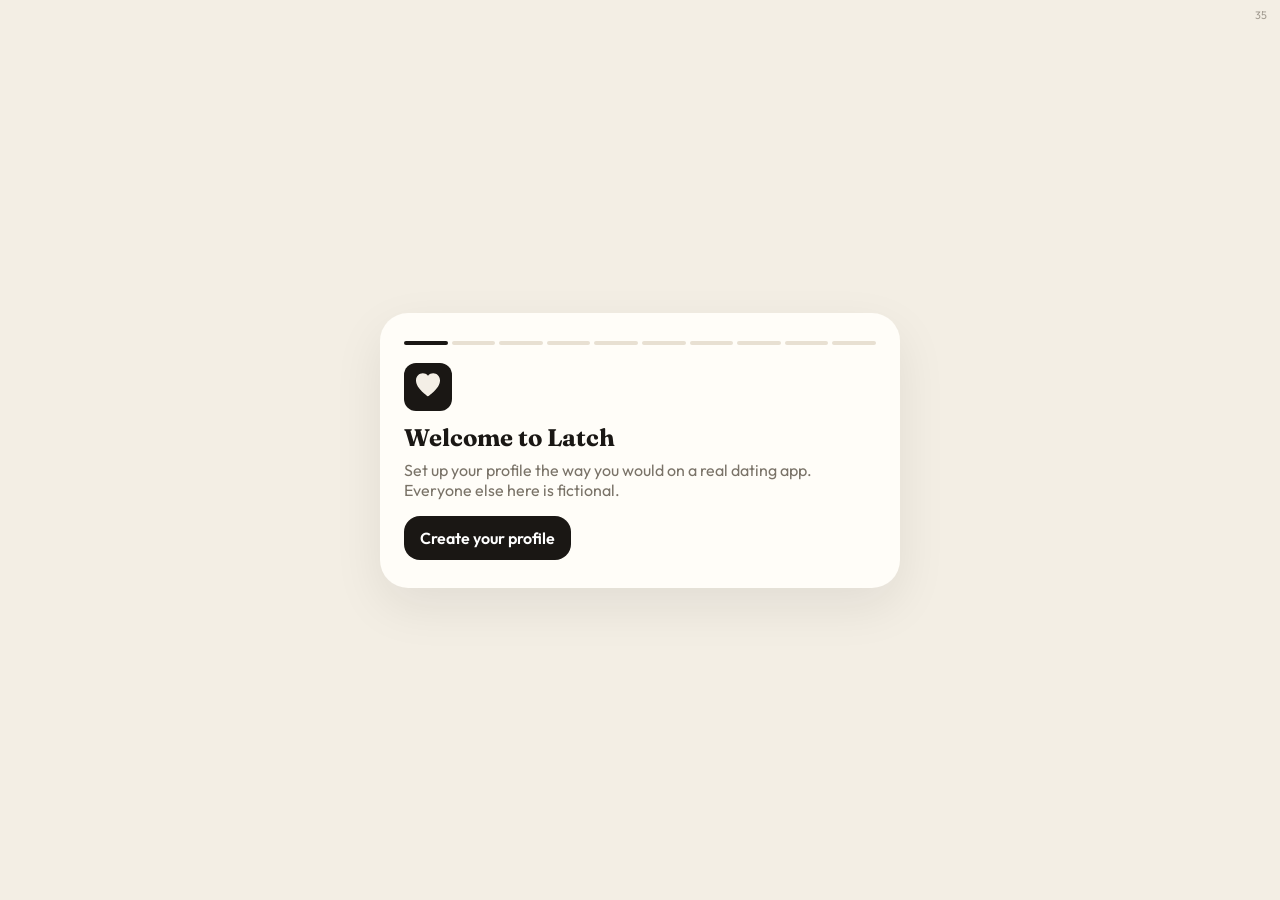
<file: index.html>
<!DOCTYPE html>
<html lang="en">
<head>
  <meta charset="UTF-8" />
  <meta name="viewport" content="width=device-width, initial-scale=1, viewport-fit=cover" />
  <meta name="theme-color" content="#F4EFE6" />
  <meta http-equiv="Cache-Control" content="no-cache, no-store, must-revalidate" />
  <meta name="apple-mobile-web-app-capable" content="yes" />
  <meta name="apple-mobile-web-app-status-bar-style" content="default" />
  <title>Latch — dates that feel like dates</title>
  <link rel="icon" href="favicon.svg" type="image/svg+xml" />
  <link rel="manifest" href="manifest.json" />
  <link rel="preconnect" href="https://fonts.googleapis.com" />
  <link rel="preconnect" href="https://fonts.gstatic.com" crossorigin />
  <link href="https://fonts.googleapis.com/css2?family=Fraunces:opsz,wght@9..144,500;9..144,600;9..144,700&family=Outfit:wght@400;500;600;700&display=swap" rel="stylesheet" />
  <link rel="stylesheet" href="styles.css?v=35" />
  <script>window.LATCH_BUILD = 35;</script>
  <script>
    /* Block board writes to localStorage. The quota is already full; IndexedDB holds the board. */
    (function () {
      var set = Storage.prototype.setItem;
      Storage.prototype.setItem = function (key, val) {
        if (key === "latch-state-v2" || key === "latch-state-v1") return;
        return set.call(this, key, val);
      };
    })();
  </script>
</head>
<body>
  <div id="app">
    <aside class="rail" aria-label="Primary">
      <div class="rail-brand">
        <img src="favicon.svg" alt="" width="28" height="28" />
        <span>Latch</span>
      </div>
      <nav class="rail-nav" data-nav></nav>
    </aside>

    <main class="stage">
      <header class="topbar">
        <h1 id="page-title">Discover</h1>
        <p id="page-sub" class="muted">People near you</p>
      </header>
      <span id="build-no" class="build-no" aria-label="Build 35">35</span>

      <section id="view-discover" class="view" data-view="discover"></section>
      <section id="view-standouts" class="view hidden" data-view="standouts"></section>
      <section id="view-likes" class="view hidden" data-view="likes"></section>
      <section id="view-messages" class="view hidden" data-view="messages"></section>
      <section id="view-profile" class="view hidden" data-view="profile"></section>
    </main>
  </div>

  <nav class="tabbar" data-nav aria-label="Primary"></nav>

  <div id="modal" class="modal hidden" role="dialog" aria-modal="true"></div>
  <div id="toast" class="toast hidden" role="status"></div>

  <div id="onboard" class="onboard hidden"></div>

  <!-- Bump LATCH_BUILD, #build-no, and every ?v= on deploy. Pages caches for ~10 min. -->
  <script src="profiles.js?v=35"></script>
  <script src="storage.js?v=35"></script>
  <script src="chat.js?v=35"></script>
  <script src="llm.js?v=35"></script>
  <script src="app.js?v=35"></script>
  <script>
    if (typeof render !== "function") {
      var sub = document.getElementById("page-sub");
      if (sub) sub.textContent = "Old copy of the site — open this exact link and pull to refresh.";
    }
  </script>
</body>
</html>
</file>
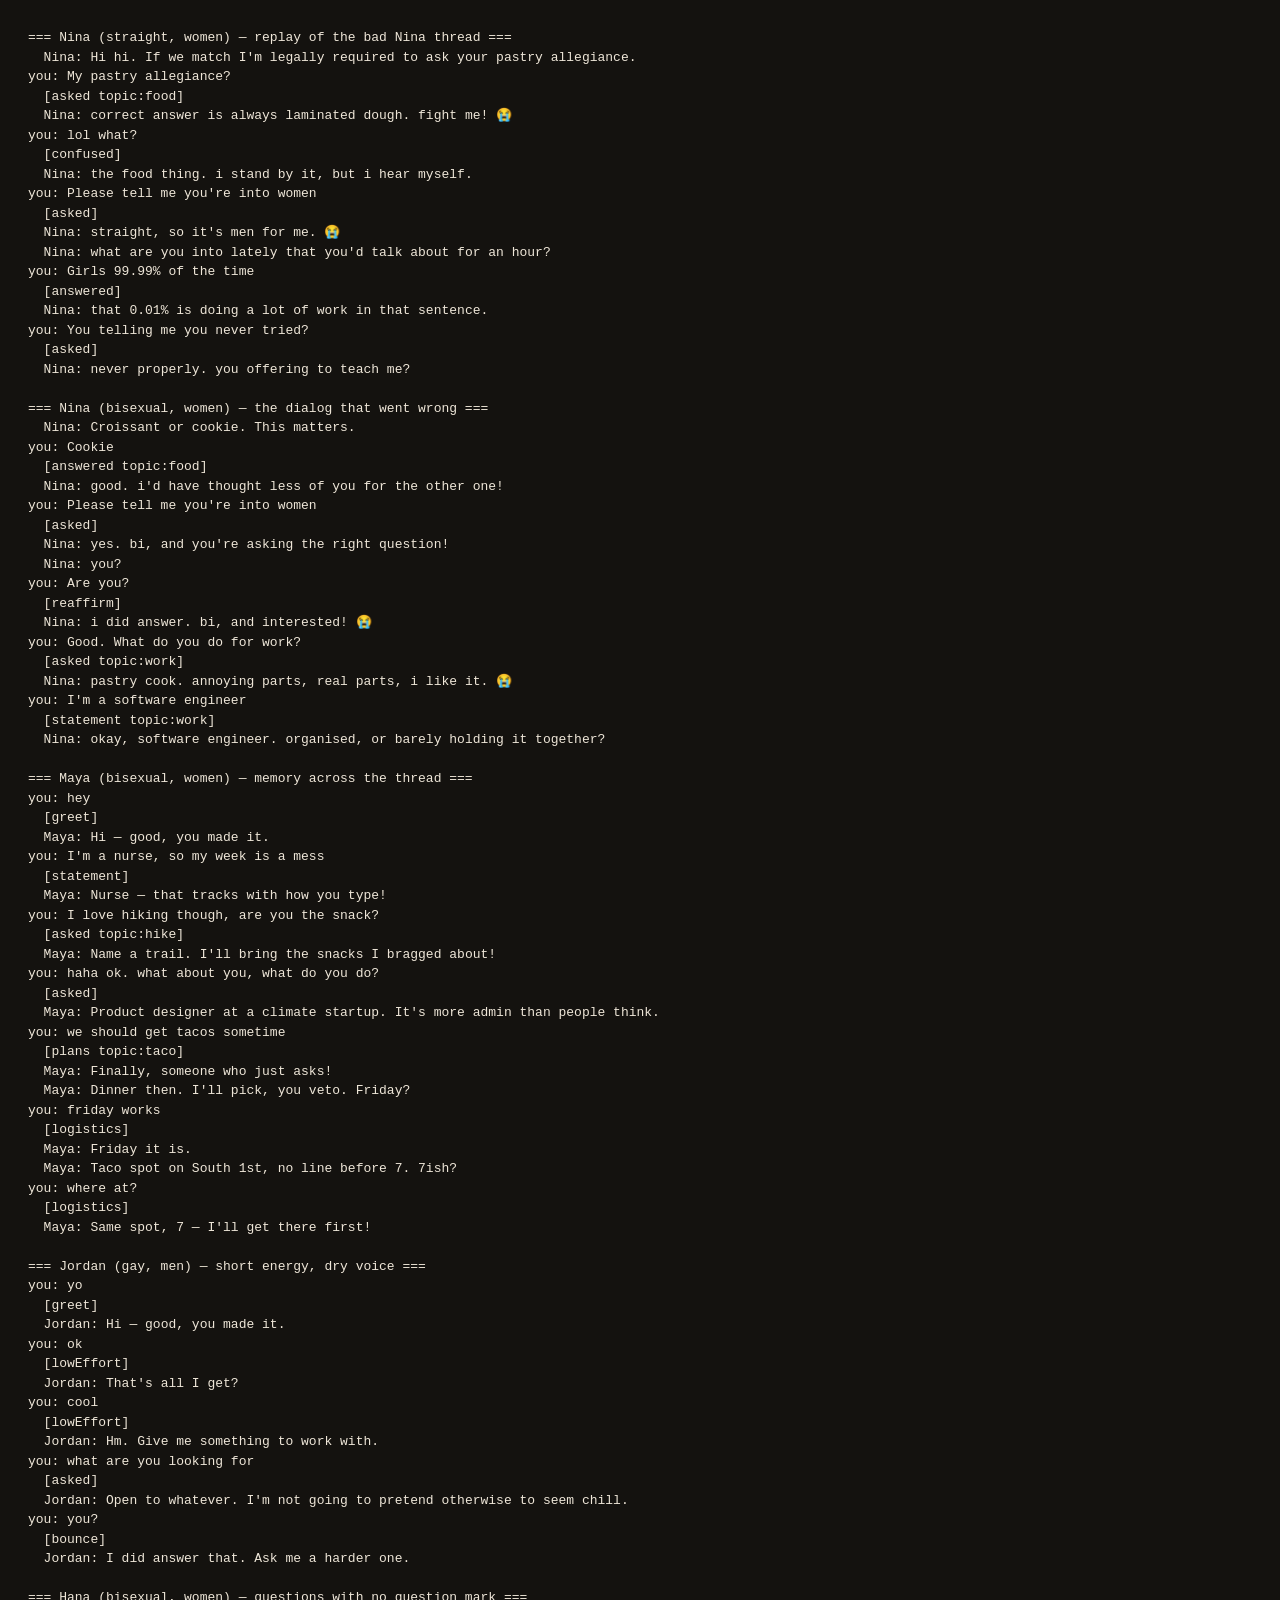
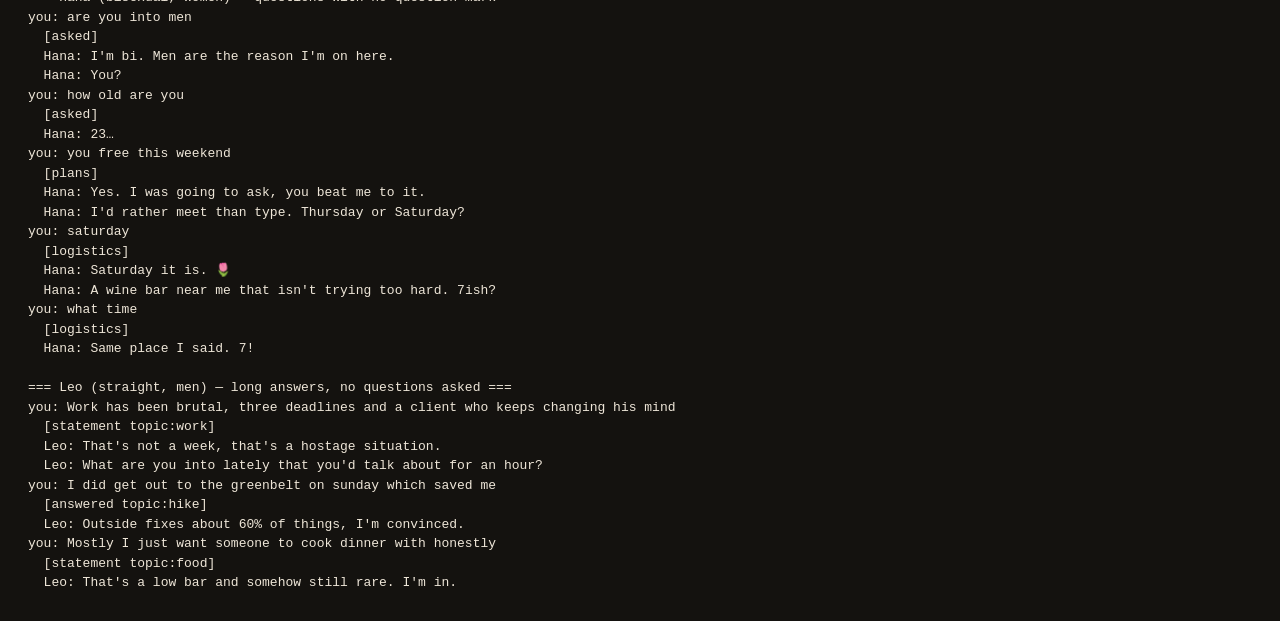
<file: tools/chat-test.html>
<!doctype html>
<html lang="en">
<head>
  <meta charset="utf-8" />
  <title>Latch — chat transcripts</title>
  <style>
    body { font: 13px/1.5 ui-monospace, Menlo, Consolas, monospace; background: #14120f; color: #eee6d8; padding: 20px; }
    h2 { color: #d98a6a; font-size: 13px; margin: 24px 0 8px; }
    .you { color: #8fb0c9; }
    .tag { color: #6f665c; }
    pre { margin: 0; white-space: pre-wrap; }
  </style>
</head>
<body>
  <pre id="out"></pre>
  <script src="../profiles.js"></script>
  <script src="../chat.js"></script>
  <script>
    /* Scripted conversations through the real engine, so replies can be read as
       transcripts instead of clicked through by hand. Add ?who=nina to filter. */
    const me = { name: "Enzo", age: 28, gender: "men", orientation: "straight", city: "Austin" };

    const SCENARIOS = [
      {
        /* Replay of a real thread that read like a bot: every reply that used to be a
           non-sequitur is marked below. Nina was overridden to straight at the time. */
        who: "nina",
        label: "replay of the bad Nina thread",
        override: { orientation: "straight" },
        opener: "Hi hi. If we match I'm legally required to ask your pastry allegiance.",
        says: [
          "My pastry allegiance?",
          "lol what?",
          "Please tell me you're into women",
          "Girls 99.99% of the time",
          "You telling me you never tried?"
        ]
      },
      {
        who: "nina",
        label: "the dialog that went wrong",
        opener: "Croissant or cookie. This matters.",
        says: ["Cookie", "Please tell me you're into women", "Are you?", "Good. What do you do for work?", "I'm a software engineer"]
      },
      {
        who: "maya",
        label: "memory across the thread",
        says: [
          "hey",
          "I'm a nurse, so my week is a mess",
          "I love hiking though, are you the snack?",
          "haha ok. what about you, what do you do?",
          "we should get tacos sometime",
          "friday works",
          "where at?"
        ]
      },
      { who: "jordan", label: "short energy, dry voice", says: ["yo", "ok", "cool", "what are you looking for", "you?"] },
      {
        who: "hana",
        label: "questions with no question mark",
        says: ["are you into men", "how old are you", "you free this weekend", "saturday", "what time"]
      },
      {
        who: "leo",
        label: "long answers, no questions asked",
        says: [
          "Work has been brutal, three deadlines and a client who keeps changing his mind",
          "I did get out to the greenbelt on sunday which saved me",
          "Mostly I just want someone to cook dinner with honestly"
        ]
      }
    ];

    const q = new URLSearchParams(location.search);
    const only = q.get("who");
    const out = [];

    for (const sc of SCENARIOS) {
      if (only && sc.who !== only) continue;
      const base = window.LATCH_PROFILES.find((x) => x.id === sc.who);
      const p = sc.override ? { ...base, ...sc.override } : base;
      const thread = [];
      out.push(`=== ${p.name} (${p.orientation}, ${p.gender}) — ${sc.label} ===`);
      if (sc.opener) {
        thread.push({ from: "them", text: sc.opener });
        out.push(`  ${p.name}: ${sc.opener}`);
      }
      for (const text of sc.says) {
        thread.push({ from: "me", text });
        out.push(`you: ${text}`);
        let res;
        try {
          res = window.latchConverse(p, text, thread, me);
        } catch (err) {
          out.push(`  !! ${err.message}`);
          break;
        }
        const flags = [res.intent, res.ctx.pendingAsk && `pending:${res.ctx.pendingAsk}`, res.ctx.topic && `topic:${res.ctx.topic}`]
          .filter(Boolean)
          .join(" ");
        out.push(`  [${flags}]`);
        for (const line of res.lines) {
          out.push(`  ${p.name}: ${line}`);
          thread.push({ from: "them", text: line });
        }
      }
      out.push("");
    }

    document.getElementById("out").textContent = out.join("\n");
  </script>
</body>
</html>
</file>
<file: styles.css>
:root {
  --bg: #f3eee4;
  --bg-2: #e8e0d2;
  --card: #fffdf8;
  --ink: #1a1714;
  --muted: #7a7368;
  --line: rgba(26, 23, 20, 0.08);
  --accent: #c45c4a;
  --rose: #b44d63;
  --ok: #2f6b4f;
  --shadow: 0 18px 50px rgba(26, 23, 20, 0.08);
  --radius: 22px;
  --tab: 72px;
  --safe-b: env(safe-area-inset-bottom, 0px);
  --font: "Outfit", system-ui, sans-serif;
  --serif: "Fraunces", Georgia, serif;
}

* { box-sizing: border-box; }
html, body { height: 100%; margin: 0; }
body {
  font-family: var(--font);
  background: #e7dfd0;
  color: var(--ink);
  -webkit-font-smoothing: antialiased;
}

#app {
  min-height: 100%;
  display: flex;
  justify-content: center;
  background: #e7dfd0;
}

.stage {
  width: min(430px, 100%);
  min-height: 100dvh;
  padding: 10px 14px calc(var(--tab) + var(--safe-b) + 10px);
  background: var(--bg);
  box-shadow: 0 0 0 1px var(--line), 0 24px 80px rgba(26, 23, 20, 0.12);
}

button, input, textarea, select { font: inherit; color: inherit; }
button { cursor: pointer; border: 0; background: none; }
img { max-width: 100%; display: block; }
.hidden { display: none !important; }
.muted { color: var(--muted); }

.rail { display: none; }

.topbar {
  padding: 8px 4px 16px;
}
.topbar h1 {
  font-family: var(--serif);
  font-size: 1.85rem;
  font-weight: 600;
  margin: 0;
  letter-spacing: -0.03em;
}
.topbar p { margin: 4px 0 0; font-size: 0.92rem; }
.build-no {
  position: fixed;
  top: calc(8px + env(safe-area-inset-top, 0px));
  right: 12px;
  z-index: 80;
  font-size: 0.68rem;
  letter-spacing: 0.06em;
  color: var(--muted);
  opacity: 0.65;
  pointer-events: none;
}

.view { animation: rise 0.35s ease; }
@keyframes rise {
  from { opacity: 0; transform: translateY(8px); }
  to { opacity: 1; transform: none; }
}

/* Discover profile */
.profile-scroll { display: grid; gap: 14px; padding-bottom: 88px; }
.media, .prompt-card, .facts-card {
  background: var(--card);
  border-radius: var(--radius);
  box-shadow: var(--shadow);
  overflow: hidden;
}
.media { position: relative; }
.media img {
  width: 100%;
  aspect-ratio: 3 / 4;
  object-fit: cover;
  background: var(--bg-2);
}
.media-meta {
  position: absolute;
  left: 0; right: 0; bottom: 0;
  padding: 48px 18px 16px;
  background: linear-gradient(transparent, rgba(18, 14, 12, 0.72));
  color: #fff;
}
.media-meta h2 {
  font-family: var(--serif);
  font-size: 2rem;
  margin: 0;
  font-weight: 600;
}
.media-meta p { margin: 4px 0 0; opacity: 0.92; }

.prompt-card { padding: 22px; }
.prompt-card .q {
  color: var(--muted);
  font-size: 0.82rem;
  letter-spacing: 0.04em;
  text-transform: uppercase;
  margin: 0 0 10px;
}
.prompt-card .a {
  font-family: var(--serif);
  font-size: 1.35rem;
  line-height: 1.35;
  margin: 0 0 16px;
}
.prompt-card { padding: 26px 22px 18px; position: relative; }
.like-chip {
  display: inline-flex;
  align-items: center;
  gap: 8px;
  padding: 10px 14px;
  border-radius: 999px;
  border: 1.5px solid var(--ink);
  font-weight: 600;
  font-size: 0.88rem;
}
.chips {
  display: flex;
  flex-wrap: wrap;
  gap: 6px;
  margin-top: 8px;
}
.chip {
  background: rgba(255,255,255,0.18);
  border: 1px solid rgba(255,255,255,0.28);
  padding: 3px 8px;
  border-radius: 999px;
  font-size: 0.72rem;
  font-weight: 600;
}
.facts-card .chip {
  background: #f3e9dc;
  border-color: transparent;
  color: var(--ink);
}
.like-chip:hover { background: #1a1714; color: #fff; }

.facts-card { padding: 18px 20px; display: grid; gap: 10px; }
.fact { display: flex; justify-content: space-between; gap: 12px; font-size: 0.95rem; }
.fact span:first-child { color: var(--muted); }

.actions {
  position: sticky;
  bottom: calc(var(--tab) + var(--safe-b) + 8px);
  display: flex;
  justify-content: center;
  gap: 18px;
  pointer-events: none;
  margin-top: -72px;
  z-index: 5;
}
.actions button {
  pointer-events: auto;
  width: 64px; height: 64px;
  border-radius: 50%;
  background: #fff;
  box-shadow: 0 10px 30px rgba(26,23,20,0.16);
  display: grid;
  place-items: center;
  font-size: 1.4rem;
}
.actions .like { background: var(--ink); color: #fff; }
.actions button:active { transform: scale(0.96); }

.empty {
  text-align: center;
  padding: 64px 20px;
}
.empty h3 { font-family: var(--serif); font-size: 1.6rem; margin: 0 0 8px; }

/* Grids */
.cards-grid {
  display: grid;
  grid-template-columns: repeat(2, 1fr);
  gap: 12px;
}
.mini-card {
  background: var(--card);
  border-radius: 18px;
  overflow: hidden;
  box-shadow: var(--shadow);
  text-align: left;
  padding: 0;
}
.mini-card img { aspect-ratio: 3/4; object-fit: cover; width: 100%; }
.mini-card .pad { padding: 10px 12px 14px; }
.mini-card h3 { margin: 0; font-size: 1rem; }
.mini-card p { margin: 4px 0 0; font-size: 0.8rem; color: var(--muted); }
.rose-btn, .match-btn {
  margin-top: 8px;
  width: 100%;
  border-radius: 999px;
  padding: 8px;
  font-weight: 600;
  font-size: 0.82rem;
}
.rose-btn { background: var(--rose); color: #fff; }
.match-btn { background: var(--ink); color: #fff; }
.note {
  font-size: 0.82rem;
  line-height: 1.35;
  margin-top: 6px;
  font-style: italic;
}

/* Messages */
.msg-layout { display: grid; gap: 0; align-content: start; }
.thread-list { display: grid; gap: 8px; align-content: start; }
.thread-row {
  display: grid;
  grid-template-columns: 56px 1fr auto;
  gap: 12px;
  align-items: center;
  background: var(--card);
  border-radius: 16px;
  padding: 10px;
  box-shadow: var(--shadow);
  text-align: left;
  width: 100%;
}
.thread-row img {
  width: 56px; height: 56px;
  border-radius: 50%;
  object-fit: cover;
}
.thread-row h3 { margin: 0; font-size: 1rem; }
/* Without this the nowrap preview sets the track's min-content width and the whole
   row grows past the phone frame. */
.thread-row > div { min-width: 0; }
.thread-row p {
  margin: 2px 0 0;
  color: var(--muted);
  font-size: 0.85rem;
  white-space: nowrap;
  overflow: hidden;
  text-overflow: ellipsis;
}
.unread { width: 8px; height: 8px; border-radius: 50%; background: var(--accent); }

.chat {
  display: flex;
  flex-direction: column;
  min-height: 62dvh;
}
.chat-head {
  display: flex;
  align-items: center;
  gap: 10px;
  padding-bottom: 12px;
}
.chat-head img { width: 40px; height: 40px; border-radius: 50%; object-fit: cover; }
.engine-pill {
  flex-shrink: 0;
  font-size: 0.68rem;
  font-weight: 700;
  letter-spacing: 0.04em;
  text-transform: uppercase;
  padding: 4px 8px;
  border-radius: 999px;
  background: #ece4d6;
  color: var(--muted);
}
.engine-pill.on { background: #1a1714; color: #fff; }
.bubble .via {
  display: block;
  margin-top: 4px;
  font-size: 0.65rem;
  font-style: normal;
  letter-spacing: 0.04em;
  text-transform: uppercase;
  opacity: 0.45;
}
.chat-who { min-width: 0; flex: 1; }
.chat-who strong { display: block; overflow: hidden; text-overflow: ellipsis; white-space: nowrap; }
.menu-btn { font-size: 1.1rem; padding: 6px 10px; }
.bubbles {
  flex: 1;
  display: flex;
  flex-direction: column;
  gap: 8px;
  padding: 8px 0 16px;
}
.bubble {
  max-width: 78%;
  padding: 10px 14px;
  border-radius: 18px;
  line-height: 1.4;
  font-size: 0.95rem;
  overflow-wrap: anywhere;
}
.bubble.them { background: #fff; align-self: flex-start; border-bottom-left-radius: 6px; }
.bubble.me { background: var(--ink); color: #fff; align-self: flex-end; border-bottom-right-radius: 6px; }
.typing { align-self: flex-start; color: var(--muted); font-size: 0.85rem; padding: 4px 8px; }
.composer {
  display: grid;
  grid-template-columns: 1fr auto;
  gap: 8px;
  position: sticky;
  bottom: calc(var(--tab) + var(--safe-b) + 8px);
  background: var(--bg);
  padding-top: 8px;
}
.composer input, .field, textarea, select, input[type="text"], input[type="number"], input[type="url"] {
  width: 100%;
  border: 1px solid var(--line);
  background: #fff;
  border-radius: 16px;
  padding: 12px 14px;
  outline: none;
}
.composer button, .btn-primary {
  background: var(--ink);
  color: #fff;
  border-radius: 16px;
  padding: 12px 16px;
  font-weight: 600;
}
.btn-ghost {
  border: 1px solid var(--line);
  border-radius: 16px;
  padding: 10px 14px;
  font-weight: 600;
  background: #fff;
}

/* Profile editor */
.editor { display: grid; gap: 14px; padding-bottom: 24px; }
.photo-row { display: grid; grid-template-columns: repeat(3, 1fr); gap: 8px; }
.photo-row.six { grid-template-columns: repeat(3, 1fr); }
.photo-slot {
  aspect-ratio: 3/4;
  border-radius: 16px;
  overflow: hidden;
  background: var(--bg-2);
  position: relative;
}
.photo-slot img { width: 100%; height: 100%; object-fit: cover; }
.photo-slot label {
  position: absolute;
  inset: auto 8px 8px 8px;
  display: grid;
  place-items: center;
  background: rgba(26,23,20,0.72);
  color: #fff;
  font-size: 0.75rem;
  font-weight: 600;
  cursor: pointer;
  border-radius: 10px;
  padding: 6px;
}
.photo-slot input { display: none; }
label.stack { display: grid; gap: 6px; font-size: 0.85rem; color: var(--muted); font-weight: 600; }

.tabbar {
  position: fixed;
  left: 0; right: 0; bottom: 0;
  height: calc(var(--tab) + var(--safe-b));
  padding: 8px 10px var(--safe-b);
  display: grid;
  grid-template-columns: repeat(5, 1fr);
  background: rgba(243, 238, 228, 0.92);
  backdrop-filter: blur(14px);
  border-top: 1px solid var(--line);
  z-index: 20;
}
.tabbar button, .rail-nav button {
  display: grid;
  gap: 2px;
  place-items: center;
  color: var(--muted);
  font-size: 0.68rem;
  font-weight: 600;
}
.tabbar button.active, .rail-nav button.active { color: var(--ink); }
.tabbar svg, .rail-nav svg { width: 22px; height: 22px; }

.modal {
  position: fixed;
  inset: 0;
  background: rgba(26, 23, 20, 0.45);
  display: grid;
  place-items: end center;
  z-index: 40;
  padding: 16px 16px calc(16px + var(--safe-b));
}
.sheet {
  width: min(520px, 100%);
  background: var(--card);
  border-radius: 24px;
  padding: 20px;
  box-shadow: var(--shadow);
}
.sheet-full {
  display: flex;
  flex-direction: column;
  width: min(430px, 100%);
  max-height: min(88dvh, 900px);
  padding: 0;
  overflow: hidden;
}
.sheet-bar {
  display: flex;
  align-items: center;
  gap: 8px;
  padding: 10px 14px;
  border-bottom: 1px solid var(--line);
}
.sheet-bar strong { font-family: var(--serif); font-size: 1.05rem; }
.sheet-scroll {
  flex: 1;
  overflow-y: auto;
  overscroll-behavior: contain;
  padding: 12px 14px;
}
.sheet-scroll .profile-scroll { gap: 12px; }
.sheet-foot {
  display: grid;
  grid-template-columns: 1fr 1.4fr;
  gap: 8px;
  padding: 10px 14px calc(10px + var(--safe-b));
  border-top: 1px solid var(--line);
}
.like-note {
  background: var(--card-2, #f3ece1);
  border-radius: 16px;
  padding: 10px 14px;
  margin-bottom: 12px;
}
.like-note span { font-size: 0.75rem; letter-spacing: 0.04em; text-transform: uppercase; }
.like-note p { margin: 4px 0 0; font-family: var(--serif); font-size: 1.05rem; }

.sheet-foot.one { grid-template-columns: 1fr; }
.sheet-foot.three { grid-template-columns: 1fr 1fr 1.2fr; }

.menu-list { display: grid; gap: 6px; margin: 4px 0 4px; }
.menu-item {
  text-align: left;
  padding: 12px 14px;
  border-radius: 14px;
  background: var(--bg);
  border: 1px solid var(--line);
  font-size: 0.95rem;
  font-weight: 600;
  width: 100%;
}
.menu-item.danger, .btn-ghost.danger { color: #b3402c; }

.admin-form { display: grid; gap: 12px; align-content: start; }
.admin-form h4 {
  margin: 8px 0 0;
  font-family: var(--serif);
  font-size: 1rem;
}
.admin-form label { display: grid; gap: 6px; font-size: 0.8rem; color: var(--muted); }
.admin-form .two { display: grid; grid-template-columns: 1fr 1fr; gap: 10px; }
.admin-form .check {
  display: flex;
  align-items: center;
  gap: 8px;
  font-size: 0.9rem;
  color: var(--ink);
}
.admin-form input[type="range"] { padding: 0; accent-color: var(--accent); }
.admin-form input[type="checkbox"] { width: auto; accent-color: var(--accent); }

.admin-card {
  display: grid;
  gap: 8px;
  background: var(--card);
  border-radius: 18px;
  padding: 16px;
  box-shadow: var(--shadow);
}
.admin-card h3 { font-family: var(--serif); margin: 0; }
.admin-card p { margin: 0; font-size: 0.85rem; }

.sheet h3 { font-family: var(--serif); margin: 0 0 8px; }
.sheet textarea { min-height: 90px; resize: vertical; }
.sheet .row { display: flex; gap: 8px; justify-content: flex-end; margin-top: 12px; }

.toast {
  position: fixed;
  left: 50%;
  bottom: calc(var(--tab) + 24px);
  transform: translateX(-50%);
  background: var(--ink);
  color: #fff;
  padding: 12px 18px;
  border-radius: 999px;
  z-index: 50;
  font-weight: 600;
  white-space: nowrap;
}

.onboard {
  position: fixed;
  inset: 0;
  background: var(--bg);
  z-index: 60;
  display: grid;
  place-items: center;
  padding: 24px;
}
.onboard {
  overflow: auto;
}
.onboard-card {
  width: min(520px, 100%);
  background: var(--card);
  border-radius: 28px;
  padding: 28px 24px;
  box-shadow: var(--shadow);
  text-align: left;
}
.onboard-card.wide { max-height: min(92dvh, 900px); overflow: auto; }
.onboard-card h2 { font-family: var(--serif); margin: 12px 0 8px; text-align: left; }
.onboard-card > p { color: var(--muted); margin: 0 0 16px; }
.wiz-progress { display: grid; grid-template-columns: repeat(10, 1fr); gap: 4px; margin-bottom: 18px; }
.wiz-progress i { height: 4px; border-radius: 99px; background: var(--bg-2); display: block; }
.wiz-progress i.on { background: var(--ink); }
.wiz-nav { display: flex; gap: 8px; justify-content: space-between; margin-top: 18px; }
.choice-col { display: grid; gap: 8px; }
.choice {
  text-align: left;
  padding: 14px 16px;
  border-radius: 16px;
  border: 1px solid var(--line);
  background: #fff;
  font-weight: 600;
}
.choice.on { background: var(--ink); color: #fff; }
.onboard-card .stack { margin-bottom: 10px; }
.onboard-card label { display: grid; gap: 6px; font-size: 0.85rem; font-weight: 600; color: var(--muted); }

.badge {
  display: inline-block;
  background: #f3d9c8;
  color: #7a3b2e;
  font-size: 0.72rem;
  font-weight: 700;
  letter-spacing: 0.04em;
  text-transform: uppercase;
  padding: 4px 8px;
  border-radius: 999px;
  margin-bottom: 8px;
}

@media (min-width: 960px) {
  body { background: linear-gradient(180deg, #efe7d8, #f3eee4 40%); }
  #app { min-height: 100dvh; }
  .rail {
    display: flex;
    flex-direction: column;
    width: 220px;
    padding: 28px 18px;
    gap: 28px;
    position: sticky;
    top: 0;
    height: 100dvh;
  }
  .rail-brand {
    display: flex;
    align-items: center;
    gap: 10px;
    font-family: var(--serif);
    font-size: 1.4rem;
  }
  .rail-nav { display: grid; gap: 6px; }
  .rail-nav button {
    grid-template-columns: 28px 1fr;
    justify-items: start;
    padding: 10px 12px;
    border-radius: 12px;
    font-size: 0.95rem;
    width: 100%;
  }
  .rail-nav button.active { background: #fff; }
  .tabbar { display: none; }
  .stage {
    width: min(430px, calc(100% - 220px));
    padding: 18px 18px 40px;
    margin: 24px 0;
    min-height: calc(100dvh - 48px);
    border-radius: 28px;
  }
  .actions { bottom: 24px; }
  .composer { bottom: 16px; }
  .msg-layout.desktop-split {
    grid-template-columns: 280px 1fr;
    gap: 16px;
    align-items: start;
  }
}

@media (max-width: 420px) {
  .media-meta h2 { font-size: 1.65rem; }
  .prompt-card .a { font-size: 1.2rem; }
}
</file>
